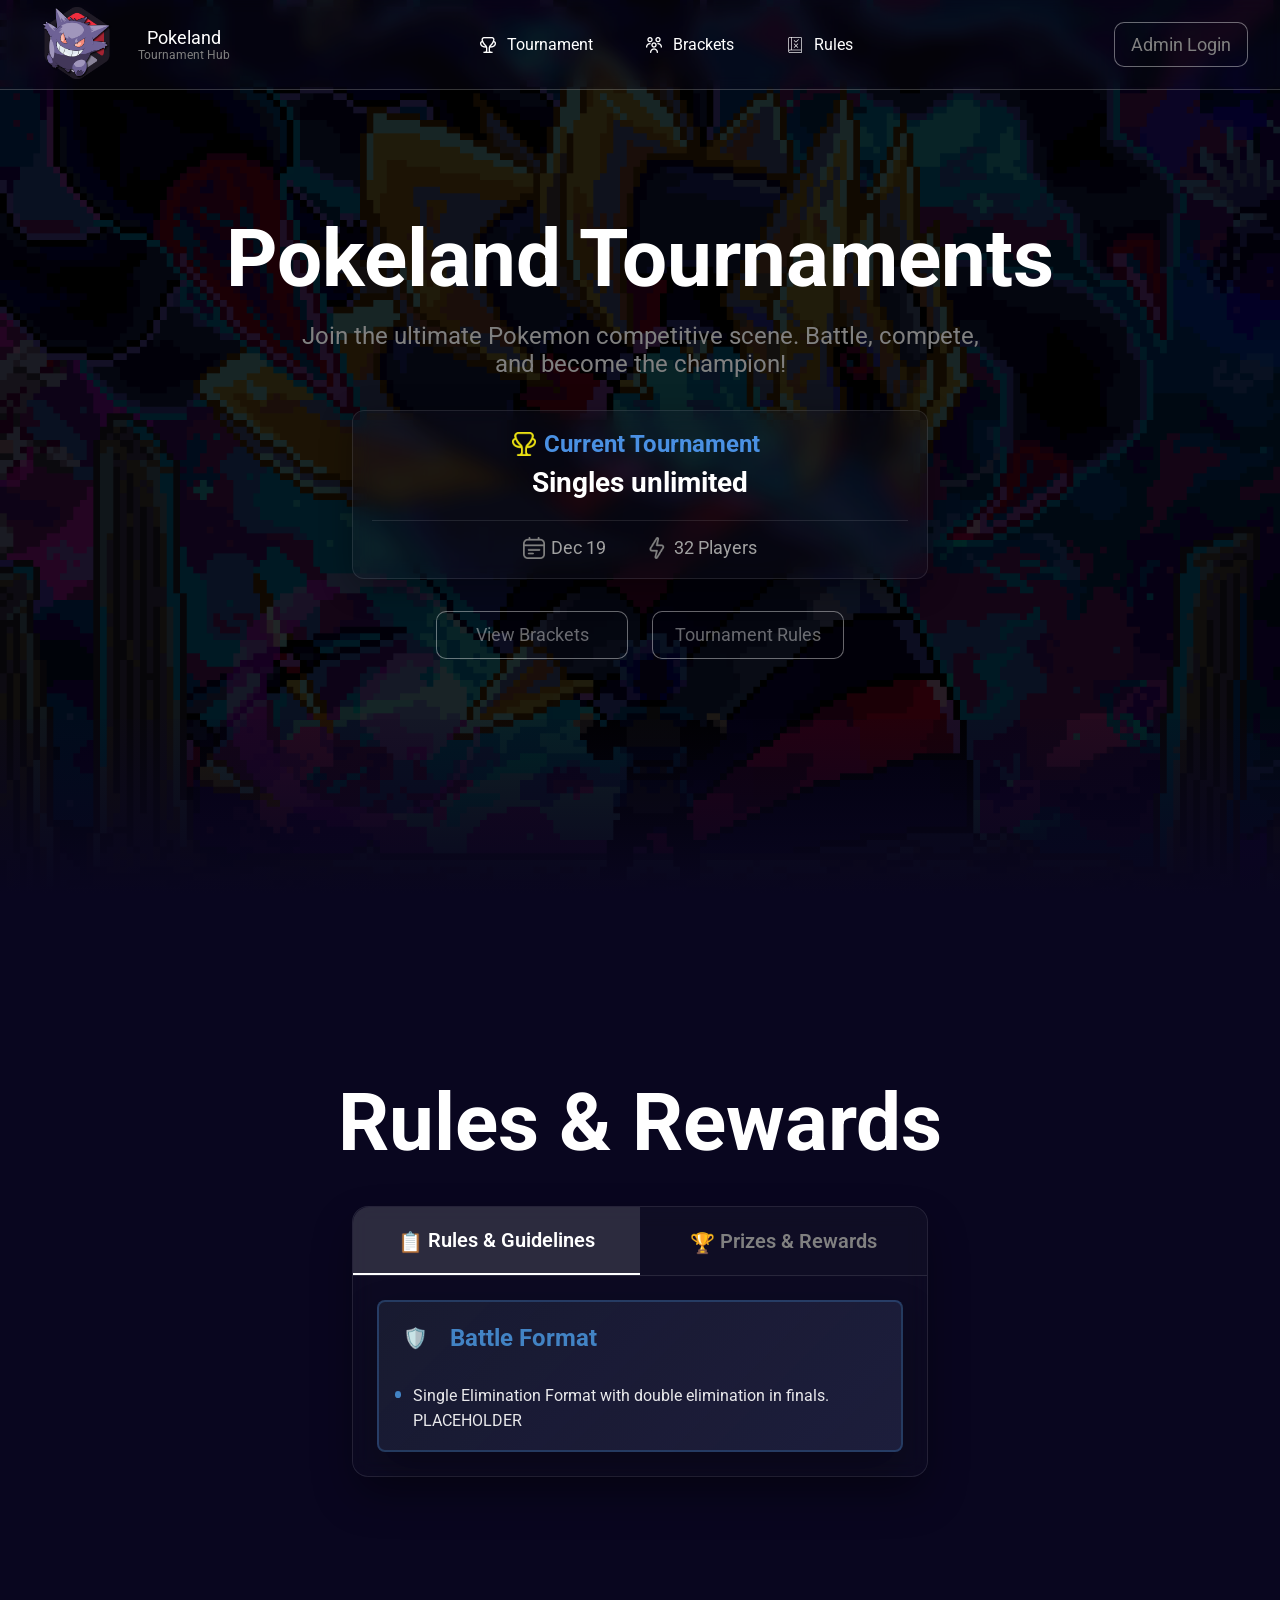
<file: Design/index.html>
<!DOCTYPE html>
<html lang="en">
<head>
    <meta charset="UTF-8">
    <meta name="viewport" content="width=device-width, initial-scale=1.0">
    <title>Pokeland Tourneys</title>
    <link rel="stylesheet" href="./index/assets/main.css?v=242">
    <link rel="stylesheet" href="./index/assets/nav.css?v=3">
    <link rel="stylesheet" href="./index/assets/style.css?v=24">
    <link rel="stylesheet" href="./index/assets/tournament.css?v=25">
    <link rel="stylesheet" href="./index/assets/footer.css">

    <link rel="preconnect" href="https://fonts.googleapis.com">
    <link rel="preconnect" href="https://fonts.gstatic.com" crossorigin>
    <link href="https://fonts.googleapis.com/css2?family=Roboto:ital,wght@0,100..900;1,100..900&display=swap" rel="stylesheet">

</head>
<body>
    <div class="particles" id="particles"></div>
    <header>
        <div class="header">
            <div class="title">
                <a href=""><img src="./index/icons/Logo.png" alt="logo" class="logo"></a>
                <div class="group">
                    <a href="#info" class="title-pokeland title">Pokeland</a>
                    <a href="#info" class="title-pokeland hub">Tournament Hub</a>
                </div>
            </div>
            <div class="nav">
                <a href="#info" class="tournament">Tournament</a>
                <a href="tournament/html/index.html" class="brackets">Brackets</a>
                <a href="#rules" class="rules">Rules</a>
            </div>
            <a class="button" href="./login/php/login.php">Admin Login</a>        
        </div>
    </header>
    <main>
        <section id="info" class="sec-info">
            <div class="container">
                <p class="mainTitle"><strong>Pokeland Tournaments</strong></p>
                <p class="slug">Join the ultimate Pokemon competitive scene. Battle, compete,<br> and become the champion!</p>
                <div class="card">
                    <div class="currentTournament">
                        <img src="index/icons/TrophyYellow.png" alt="" class="trophyYellow">
                        <p class="current">Current Tournament</p>
                    </div>
                    <p class="currentTitle">Singles unlimited</p>
                    <div class="dateContainer">
                        <p class="date"><img src="./index/icons/Date.png" alt="" class="img">Dec 19</p>
                        <p class="players"><img src="./index/icons/Bolt.png" alt="" class="img">32 Players</p>
                    </div>
                </div>
                <div class="buttonContainer">
                    <a class="viewBrackets links">View Brackets</a>
                    <a class="viewRules links">Tournament Rules</a>
                </div>
            </div>
        </section>
        <section id="rules" class="sec-rules" style="display: flex; align-items: center; flex-direction: column;">
            <p class="mainTitle" style="color: white; margin-bottom: 20px;"><strong>Rules & Rewards</strong></p>
            <div class="tournament-container">
                <div class="tournament-tabs">
                    <!-- replace with eventlistener -->
                    <button class="tournament-tab active left-tab" onclick="showTournamentTab('tournament-rules')">
                        <!-- add icon here-->
                        <span class="tournament-tab-icon ">📋</span>
                        Rules & Guidelines
                    </button>
                    <!-- replace with eventlistener -->
                    <button class="tournament-tab right-tab" onclick="showTournamentTab('tournament-prizes')">
                        <!-- add icon here-->
                        <span class="tournament-tab-icon">🏆</span>
                        Prizes & Rewards
                    </button>
                </div>
                
                <div class="tournament-content">
                    <div id="tournament-rules" class="tournament-tab-content active">
                        <div class="tournament-rules-grid">
                            <div class="tournament-rule-card">
                                <div class="tournament-rule-header">
                                    <!-- add icon here -->
                                    <div class="tournament-rule-icon">🛡️</div>
                                    <h3 class="tournament-rule-title">Battle Format</h3>
                                </div>
                                <div class="tournament-rule-item">
                                    <!-- Get rules from DB -->
                                    <div class="tournament-rule-bullet"></div>
                                    <span>Single Elimination Format with double elimination in finals. PLACEHOLDER</span>
                                </div>
                            </div>
                        </div>
                    </div>
                    
                    <div id="tournament-prizes" class="tournament-tab-content">
                        <div class="tournament-prizes-grid">
                            <div class="tournament-prize-card first">
                                <!-- add icons here -->
                                <div class="tournament-prize-icon">👑</div>
                                <h3 class="tournament-prize-place">1st Place</h3>
                                <div class="tournament-prize-package">Prize:</div>
                                <div class="tournament-prize-description"> 5 event keys + shiny swapper</div>
                            </div>
                            
                            <div class="tournament-prize-card second">
                                <!-- add icons here -->
                                <div class="tournament-prize-icon">🥈</div>
                                <h3 class="tournament-prize-place">2nd Place</h3>
                                <div class="tournament-prize-package">Prize:</div>
                                <div class="tournament-prize-description">3 event keys</div>
                            </div>
                            
                            <div class="tournament-prize-card third">
                                <!-- add icons here -->
                                <div class="tournament-prize-icon">🥉</div>
                                <h3 class="tournament-prize-place">3rd Place</h3>
                                <div class="tournament-prize-package">Prize:</div>
                                <div class="tournament-prize-description">2 event keys</div>
                            </div>
                        </div>
                        
                        <div class="tournament-total-prize">
                            <h3>Reward for participants</h3>
                            <div class="tournament-total-amount">1 event key</div>
                            <div class="tournament-total-subtitle"></div>
                        </div>
                    </div>
                </div>
            </div>
        </section>
    </main>
<footer>
    <div class="footer-content">
        <!-- Left Section: Brand -->
        <div class="footer-brand">
           <a href="https://pokeland.cz/" class="footer-icon"><img src="./index/icons/Logo.png" alt="Pokeland Logo" style="width: 60px; height: 60px;"></a>
            <div class="footer-brand-text">
                <a class="footer-brand-name" href="https://pokeland.cz/">Pokeland.cz</a>
                <a href="https://pokeland.cz/" class="footer-brand-subtitle">Pokemon Server</a>
            </div>
        </div>

        <div class="footer-social">
            <a href="https://discord.gg/Ma3r3yFB4J" class="social-link icon-discord"><img src="./index/icons/Discord.png" alt="Discord"></a>
            <a href="https://www.youtube.com/@PokelandCZ" class="social-link icon-youtube" ><img src="./index/icons/Youtube.png" alt="Youtube"></a>
            <a href="https://www.twitch.tv/captainvaniron" class="social-link icon-twitch" ><img src="./index/icons/Twitch.png" alt="Twitch"></a>
            <a href="https://www.instagram.com/pokeland.cz/" class="social-link icon-instagram" ><img src="./index/icons/Instagram.png" alt="Instagram"></a>
            <a href="https://github.com/Paklicecek" class="social-link icon-github" ><img src="./index/icons/Github.png" alt="Github"></a>
        </div>

        <div class="footer-links">
            <a href="#rules">Rules</a>
            <a href="https://store.rajce.pro/categories/Pokeland/klice">Store</a>
        </div>
    </div>
</footer>
    <script>
            function createParticles() {
            const particlesContainer = document.getElementById('particles');
            
            for (let i = 0; i < 30; i++) {
                setTimeout(() => {
                const particle = document.createElement('div');
                particle.classList.add('particle');
                particle.style.left = Math.random() * 100 + '%';
                particle.style.animationDelay = Math.random() * 10 + 's';
                particle.style.animationDuration = (Math.random() * 4 + 10) + 's';
                particlesContainer.appendChild(particle);
                }, 300); 
            }
        }
        // explain this code below 
        // Smooth scrolling for internal links
        // What does that mean?
        // It means that when you click on a link that points to a section within the same page (like #info or #rules),
        // the page will scroll smoothly to that section instead of jumping abruptly.
        // This enhances user experience by providing a visually appealing transition.
        // The code selects all anchor tags with href attributes that start with '#'
        // and adds a click event listener to each of them.
        document.querySelectorAll('a[href^="#"]').forEach(anchor => {
            anchor.addEventListener('click', function (e) {
                e.preventDefault();
                const target = document.querySelector(this.getAttribute('href'));
                if (target) {
                    target.scrollIntoView({
                        behavior: 'smooth',
                        block: 'start'
                    });
                }
            });
        });
        createParticles();
        function showTournamentTab(tabName) {
    // Hide all tab contents
    const tabContents = document.querySelectorAll('.tournament-tab-content');
    tabContents.forEach(content => {
        content.classList.remove('active');
    });
    
    // Remove active class from all tabs
    const tabs = document.querySelectorAll('.tournament-tab');
    tabs.forEach(tab => {
        tab.classList.remove('active');
    });
    
    // Show selected tab content
    document.getElementById(tabName).classList.add('active');
    
    // Add active class to clicked tab
    event.target.classList.add('active');
}
    </script>
</body>
</html>
</file>
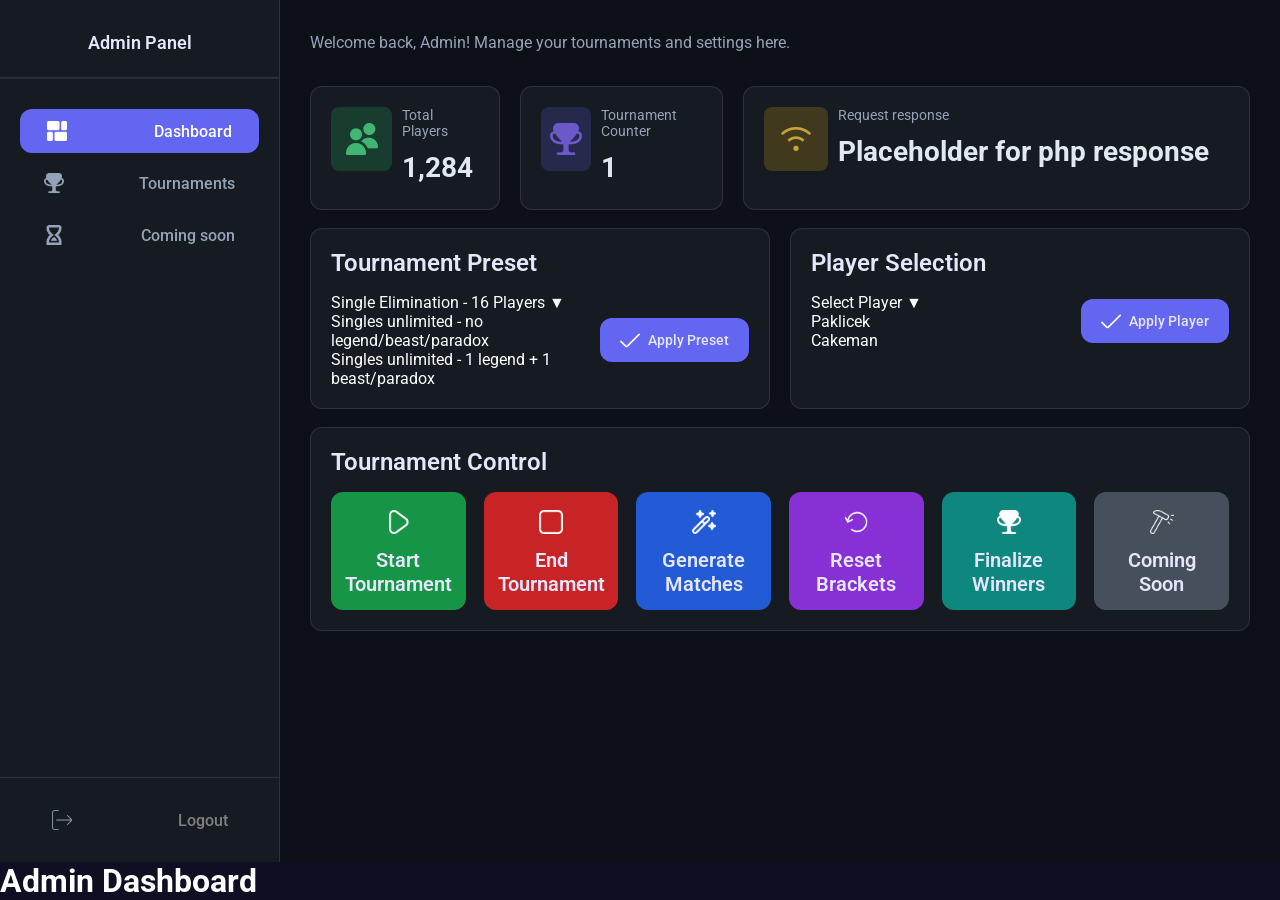
<file: Design/dashboard/php/dashboard.html>
<!DOCTYPE html>
<html lang="en">
<head>
    <meta charset="UTF-8">
    <meta name="viewport" content="width=device-width, initial-scale=1.0">
    <title>Modern Sidebar with Semantic HTML</title>
    <link rel="stylesheet" href="../assets/css/dashboard.css">
    <script src="../js/script.js" defer></script>
    <link rel="stylesheet" href="../assets/css/Controls.css">

    <link rel="preconnect" href="https://fonts.googleapis.com">
    <link rel="preconnect" href="https://fonts.gstatic.com" crossorigin>
    <link href="https://fonts.googleapis.com/css2?family=Roboto:ital,wght@0,100..900;1,100..900&display=swap" rel="stylesheet">
</head>
<body>
    <aside class="sidebar">
        <div class="logo">
            <div class="logo-text">Admin Panel</div>
        </div>

        <nav>
            <ul class="nav-menu">
                <li class="nav-item">
                    <a href="#" class="nav-link active">
                        <img src="../assets/icons/grid.png" class="dashboard-icon nav-icon">
                        <span class="nav-icon"></span>
                        Dashboard
                    </a>
                </li>
                <li class="nav-item">
                    <a href="#" class="nav-link">
                        <img src="../assets/icons/trophygray.png" class="tournaments-icon nav-icon">
                        <span class="nav-icon"></span>
                        Tournaments
                    </a>
                </li>
                <li class="nav-item">
                    <a href="#" class="nav-link">
                        <img src="../assets/icons/clock.png" class="clock-icon nav-icon">
                        <span class="nav-icon"></span>
                        Coming soon
                    </a>
                </li>
            </ul>
        </nav>
        <div class="logout">
            <a href="#" class="nav-link">
                <img src="../assets/icons/logout.png" alt="" class="nav-icon">
                <span class="nav-icon"></span>
                Logout
            </a>
        </div>
    </aside>

    <header>
        <h1 class="header-title">Admin Dashboard</h1>
    </header>

    <main>

        <div class="dashboard-content">
            <p class="welcome-text">
                Welcome back, Admin! Manage your tournaments and settings here.
            </p>
            
            <div class="stats-grid">
                <div class="stat-card">
                    <div class="people-logo">
                        <img src="../assets/icons/people.png" class="people-icon">
                    </div>
                    <div class="player-container">
                        <div class="stat-label">Total Players</div>
                        <div class="stat-number">1,284</div>
                    </div>
                </div>
                <div class="stat-card trophy-card">
                    <div class="trophy-logo">
                        <img src="../assets/icons/trophy.png" class="trophy-icon">
                    </div>
                    <div class="counter-container">
                        <div class="stat-label">Tournament Counter</div>
                        <div class="stat-number">1</div>
                    </div>
                </div>
                <div class="stat-card">
                    <div class="wifi-logo">
                        <img src="../assets/icons/wifi.png" class="wifi-icon">
                    </div>
                    <div class="response-container">
                        <div class="stat-label">Request response</div>
                        <div class="stat-number">Placeholder for php response</div>
                    </div>
                </div>
            </div>
        </div>

        <div class="preset-section">
            <div class="preset-grid">
                <!-- Tournament Preset Selector -->
                <div class="preset-card">
                    <h2 class="card-title">Tournament Preset</h2>
                    <div class="preset-controls">
                        <div class="custom-select">
                            <div class="select-btn" id="presetSelector">
                                <span id="selectedPreset">Single Elimination - 16 Players</span>
                                <span class="dropdown-arrow">▼</span>
                            </div>
                            <div class="dropdown-menu" id="presetDropdown">
                                <div class="dropdown-option selected" data-value="single-16">
                                    <span>Singles unlimited - no legend/beast/paradox</span>
                                </div>
                                <div class="dropdown-option" data-value="single-32">
                                    <span>Singles unlimited - 1 legend + 1 beast/paradox</span>
                                </div>
                            </div>
                        </div>
                        <button class="preset-confirm-btn" id="presetConfirmBtn">
                            <img src="../assets/icons/check.png" alt="" class="preset-img"> Apply Preset
                        </button>
                    </div>
                </div>

                <!-- Player Selector -->
                <div class="preset-card">
                    <h2 class="card-title">Player Selection</h2>
                    <div class="preset-controls">
                        <div class="custom-select">
                            <div class="select-btn" id="playerSelector">
                                <span id="selectedPlayer">Select Player</span>
                                <span class="dropdown-arrow">▼</span>
                            </div>
                            <div class="dropdown-menu" id="playerDropdown">
                                <div class="dropdown-option" data-value="player1">
                                    <span>Paklicek</span>
                                </div>
                                <div class="dropdown-option" data-value="player2">
                                    <span>Cakeman</span>
                                </div>
                            </div>
                        </div>
                        <button class="preset-confirm-btn" id="playerConfirmBtn">
                            <img src="../assets/icons/check.png" alt="" class="preset-img"> Apply Player
                        </button>
                    </div>
                </div>
            </div>
        </div>

        <div class="control-section">
            <div class="control-card">
                <h2 class="card-title control-title">Tournament Control</h2>
                <div class="control-grid">
                    <button class="control-btn start">
                        <div class="control-icon"><img src="../assets/icons/start.png" alt="" class="control-logo"></div>
                        <div class="control-text">Start<br>Tournament</div>
                    </button>
                    <button class="control-btn end">
                        <div class="control-icon"><img src="../assets/icons/end.png" alt="" class="control-logo"></div>
                        <div class="control-text">End<br>Tournament</div>
                    </button>
                    <button class="control-btn matches">
                        <div class="control-icon"><img src="../assets/icons/generate.png" alt="" class="control-logo"></div>
                        <div class="control-text">Generate<br>Matches</div>
                    </button>
                    <button class="control-btn reset">
                        <div class="control-icon"><img src="../assets/icons/restart.png" alt="" class="control-logo"></div>
                        <div class="control-text">Reset<br>Brackets</div>
                    </button>
                    <button class="control-btn finish">
                        <div class="control-icon"><img src="../assets/icons/trophy.png" alt="" class="control-logo"></div>
                        <div class="control-text">Finalize<br>Winners</div>
                    </button>
                    <button class="control-btn soon">
                        <div class="control-icon"><img src="../assets/icons/soon.png" alt="" class="control-logo"></div>
                        <div class="control-text">Coming<br>Soon</div>
                    </button>
                </div>
            </div>
        </div>
    </main>
</body>
</html>
</file>
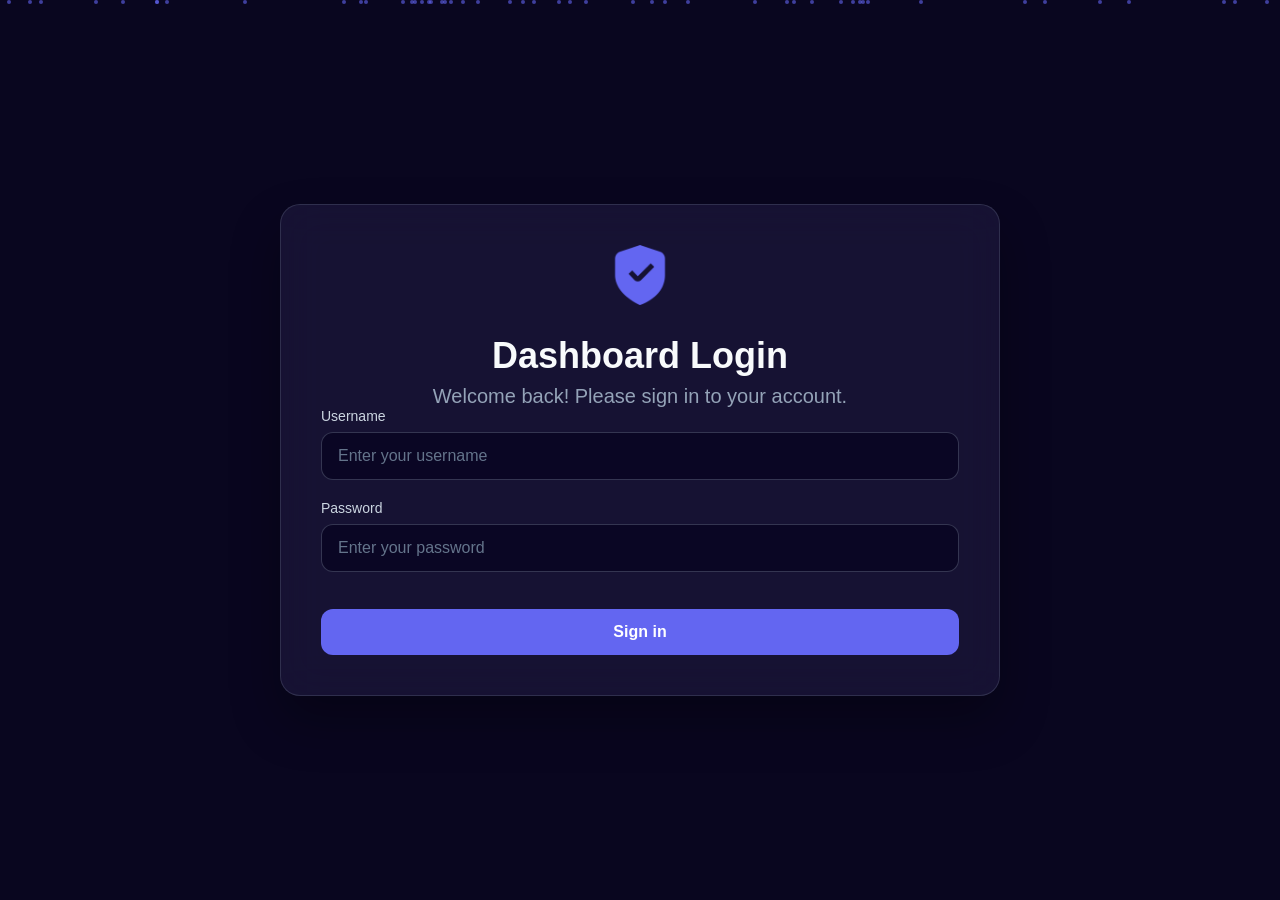
<file: Design/login/php/login.html>
<!DOCTYPE html>
<html lang="en">
<head>
    <meta charset="UTF-8">
    <meta name="viewport" content="width=device-width, initial-scale=1.0">
    <title>Admin Panel Login</title>
    <link rel="stylesheet" href="../assets/css/login.css">
</head>
<body>
    <div class="particles" id="particles"></div>

    <div class="login-container">
        <div class="logo-container">
            <img src="../assets/icons/shield.png" class="logo">
        </div>
        
        <h1>Dashboard Login</h1>
        <p class="subtitle">Welcome back! Please sign in to your account.</p>
        
        <form action="login.php" method="POST">
            <div class="form-group">
                <label for="user">Username</label>
                <input type="text" id="user" name="username" placeholder="Enter your username" required>
            </div>
            
            <div class="form-group">
                <label for="password">Password</label>
                <input type="password" id="password" name="password" placeholder="Enter your password" required>
            </div>
            
            <button type="submit" class="login-btn">Sign in</button>
        </form>
    </div>

    <script>
        // Create floating particles
        function createParticles() {
            const particlesContainer = document.getElementById('particles');
            
            for (let i = 0; i < 50; i++) {
                const particle = document.createElement('div');
                particle.classList.add('particle');
                particle.style.left = Math.random() * 100 + '%';
                particle.style.animationDelay = Math.random() * 6 + 's';
                particle.style.animationDuration = (Math.random() * 4 + 4) + 's';
                particlesContainer.appendChild(particle);
            }
        }


        // Button click animation - FIXED VERSION
        function addButtonAnimation() {
            const button = document.querySelector('.login-btn');
            
            button.addEventListener('click', function(e) {
                // Don't prevent default - let the form submit naturally
                
                // Create ripple effect
                const ripple = document.createElement('span');
                const rect = this.getBoundingClientRect();
                const size = Math.max(rect.width, rect.height);
                const x = e.clientX - rect.left - size / 2;
                const y = e.clientY - rect.top - size / 2;
                
                ripple.style.cssText = `
                    position: absolute;
                    border-radius: 50%;
                    background: rgba(255, 255, 255, 0.3);
                    transform: scale(0);
                    animation: ripple 0.6s linear;
                    width: ${size}px;
                    height: ${size}px;
                    left: ${x}px;
                    top: ${y}px;
                `;
                
                this.appendChild(ripple);
                
                setTimeout(() => {
                    ripple.remove();
                }, 600);
            });
        }

        // Add ripple animation keyframes
        const style = document.createElement('style');
        style.textContent = `
            @keyframes ripple {
                to {
                    transform: scale(2);
                    opacity: 0;
                }
            }
        `;
        document.head.appendChild(style);

        // Initialize animations
        document.addEventListener('DOMContentLoaded', function() {
            createParticles();
            addButtonAnimation();
        });
    </script>
</body>
</html>
</file>
<file: Design/index/assets/main.css>
.container{
    height: 75vh;
    display: flex;
    flex-direction: column;
    align-items: center;
    justify-content: center;
    color: white;
}
.mainTitle{
    font-size: 5rem;
    padding: 1rem;
}
.slug{
    text-align: center;
    font-size: 1.5rem;
    color: gray;
}
.card{
    width: 45%;
    height: auto;
    background-color: rgba(30, 30, 50, 0.209);
    backdrop-filter: blur(10px);
    -webkit-backdrop-filter: blur(10px);
    border: 1px solid rgba(255, 255, 255, 0.1);
    border-radius: 12px;
    padding: 1.2rem;
    display: flex;
    flex-direction: column;
    align-items: center;
    justify-content: center;
    box-shadow: 0 8px 32px rgba(0, 0, 0, 0.3);
    margin: 2rem 0;
    z-index: 1;
}


.currentTitle{
    font-size: 1.75rem;
    font-weight: bold;
    color: white;
    text-align: center;
    margin-bottom: 1.3rem;
    white-space: nowrap;
    overflow: hidden;
    text-overflow: ellipsis;
    max-width: 100%;
}

.dateContainer{
    display: flex;
    flex-direction: row;
    gap: 2rem;
    padding: 1rem 0 0 0;
    color: rgb(161, 161, 161);
    border-top: 1px solid rgba(255, 255, 255, 0.1); 
    width: 100%;
    justify-content: center;
}

.dateContainer p {
    display: flex;
    align-items: center;
    gap: 6px;
    font-size: 18px;
}
.buttonContainer{
    display: flex;
    gap: 1.5rem;
    height: 3rem;

}
.viewBrackets, .viewRules {
    width: 12rem;
    height: 100%;
    border-radius: 12px;
    border: none;
    background-color: transparent;
    color: rgba(255, 255, 255, 0.4);
    font-size: 18px;
    border: 0;
    border-radius: 10px;
    box-shadow: inset 0 0 0 1px rgba(255, 255, 255, 0.4);
    transition: all 0.3s cubic-bezier(0.4, 0, 0.2, 1);
    position: relative;
    cursor: pointer;
    overflow: hidden;
}

.viewBrackets:hover, .viewRules:hover {
    box-shadow: inset 0 0 0 1px rgba(255, 255, 255, 1);
    color: white;
    transform: translateY(-1px);
    background-color: rgba(255, 255, 255, 0.1);
}

.viewBrackets::before, .viewRules::before {
    content: "";
    position: absolute;
    top: 0;
    left: -100%;
    width: 100%;
    height: 100%;
    background: linear-gradient(90deg, transparent, rgba(255, 255, 255, 0.2), transparent);
    transition: left 0.3s ease;
    z-index: 1;
}

.viewBrackets:hover::before, .viewRules:hover::before {
    left: 100%;
}
</file>
<file: Design/index/assets/nav.css>
.header{
    height: 100%;
    display: flex;
    justify-content: space-between;
    align-items: center;
    padding: 2rem;
    background-color: rgba(10, 7, 32, 0.2);
    z-index: 10000;
}
.title,.nav{
    display: flex;
    gap: 1rem;
}
.group{
    display: flex;
    flex-direction: column;
    align-items: center;
    justify-content: center;
}
.title{
    font-size: 18px;
}
.title:hover .title-pokeland.hub {
    color: white;
}
.hub{
    color: gray;
    font-size: 12px;
    transition: 0.5s ease-in-out;
}
.hub:hover{
    color: white;
}
.rules {
    background-image: url("../icons/Rule.png");
}
.brackets{
    background-image: url("../icons/Brackets.png");
}
.tournament{
    background-image: url("../icons/Trophy.png");
}
.breakdown{
    background-image: url("../icons/Calendar.png?v=1");
}
.rules, .brackets, .tournament, .breakdown {
    position: relative;
    padding: 0.8rem 1.5rem;
    border-radius: 8px;
    transition: all 0.3s cubic-bezier(0.4, 0, 0.2, 1);
    overflow: hidden;
    filter: brightness(0) invert(1);
    padding-left: 2.5em; 
    background-repeat: no-repeat;
    background-position: 0.8em center; 
    background-size: 1em;
}
.rules::before, .brackets::before, .tournament::before, .breakdown::before {
    content: "";
    position: absolute;
    top: 0;
    left: -100%;
    width: 100%;
    height: 100%;
    background: linear-gradient(90deg, transparent, rgba(255, 255, 255, 0.2), transparent);
    transition: left 0.3s ease;
    z-index: 1;
}
.rules:hover::before, .brackets:hover::before, .tournament:hover::before, .breakdown:hover::before {
    left: 100%;
    cursor: pointer;
}
.rules::after, .brackets::after, .tournament::after, .breakdown:after {
    content: "";
    position: absolute;
    bottom: 0;
    left: 50%;
    width: 0;
    height: 2px;
    background-color: white;
    transition: all 0.3s ease;
    transform: translateX(-50%);
}
.rules:hover::after, .brackets:hover::after, .tournament:hover::after, .breakdown:hover:after {
    width: 100%;
}
.rules:hover, .brackets:hover, .tournament:hover, .breakdown:hover {
    transform: translateY(-1px);
    background-color: rgba(255, 255, 255, 0.1);
    box-shadow: 0 8px 25px rgba(0, 0, 0, 0.3);
}

.button {
    font-size: 18px;
    min-width: 120px;
    position: relative;
    cursor: pointer;
    padding: 12px 17px;
    border: 0;
    border-radius: 10px;
    box-shadow: inset 0 0 0 1px rgba(255, 255, 255, 0.4);
    background: none;
    color: gray;
    transition: all 0.3s cubic-bezier(0.4, 0, 0.2, 1);
    overflow: hidden;
    display: flex;
    align-items: center;
    justify-content: center;
}
.button::before {
    content: "";
    position: absolute;
    top: 0;
    left: -100%;
    width: 100%;
    height: 100%;
    background: linear-gradient(90deg, transparent, rgba(255, 255, 255, 0.2), transparent);
    transition: left 0.3s ease;
    z-index: 1;
}

.button:hover::before {
    left: 100%;
}
.button:hover {
    transform: translateY(-1px);
    background-color: rgba(255, 255, 255, 0.1);
    box-shadow: 
        inset 0 0 0 1px rgba(255, 255, 255, 0.8),
        0 8px 25px rgba(0, 0, 0, 0.3);
    color: white; 
    cursor: pointer;
}
</file>
<file: Design/index/assets/style.css>
* {
    padding: 0;
    margin: 0;
    box-sizing: border-box;
    font-family: "Roboto", sans-serif;
}

header {
    height: 10vh;
    background-color: rgba(23, 23, 46, 0.1);
    backdrop-filter: blur(8px);
    -webkit-backdrop-filter: blur(8px);
    position: sticky;
    top: 0;
    z-index: 10000;
    border-bottom: 1px solid rgba(255, 255, 255, 0.2);
}

a {
    text-decoration: none;
    color: white;
}

img {
    height: 5em;
    padding: 0.5em;
}

body {
    position: relative;
    max-height: 220vh;
    z-index: -2; 
    width: 100%;
    background-color: rgb(9, 6, 31);
}

.img {
    height: 1.2em;
    width: 1.2em;
    padding: 0;
    object-fit: contain;
}

.trophyYellow {
    height: 1.5em;
    width: 1.5em;
    padding: 0;
    object-fit: contain;
}

.currentTournament {
    display: flex;
    align-items: center;
    justify-content: center;
    gap: 0.5rem;
    margin-bottom: 0.5rem;
    margin-right: 0.5rem;
}

.current {
    font-size: 24px;
    color: rgb(74, 144, 226);
    font-weight: bold;
}

.players img {
    margin-left: 0.5rem;
}

main {
    height: 220vh;
    width: 100%;
}
.particles {
    position: fixed;
    top: 0;
    left: 0;
    width: 100%;
    height: 100%;
    pointer-events: none;
}

.particle {
    position: absolute;
    width: 4px;
    height: 4px;
    background: rgba(99,102,241, 0.6);
    border-radius: 50%;
    animation: floatUp 6s infinite linear;
    z-index: 0;
}

@keyframes floatUp {
    0% {
        transform: translateY(calc(100vh + 20px));
        opacity: 0;
    }
    10% {
        opacity: 1;
    }
    90% {
        opacity: 1;
    }
    100% {
        transform: translateY(-20px);
        opacity: 0;
    }
}
.sec-info {
  margin-bottom: 10rem;
  height: 90vh;
  width: 100%;
  position: relative;
  overflow: visible;  
  z-index: 10;        
}

.sec-info::before {
  content: "";
  position: absolute;  
  inset: 0;
  top: -10vh;
  background-image: url('../gif/Girattina.gif');
  background-repeat: no-repeat;
  background-position: center;
  background-size: cover;
  z-index: -1;            
  transition: transform .5s ease, filter .4s ease;
  filter: brightness(0.15);     
  transform-origin: center;
}

.sec-info::after {
  content: "";
  position: absolute;
  left: 0;
  right: 0;
  bottom: -9.84vh;
  height: 30vh;
  pointer-events: none;
  z-index: -1;
  background: linear-gradient(
    to top,
    rgba(9, 6, 31, 1)  0%,
    rgb(9, 6, 31, 1) 35%,
    rgba(9, 6, 31, 0.3) 85%,
    rgba(9, 6, 31, 0.1)  100%
  );
  transition: opacity .35s ease;
  opacity: 1;
}

.sec-rules {
  height: 60vh;
  position: relative;
  z-index: 5;
}


section {
    scroll-margin-top: 10vh; 
}
.links{
    display: flex;
    justify-content: center;
    align-items: center;
}
</file>
<file: Design/index/assets/tournament.css>
.tournament-container {
    width: 45%;
    margin: 0;
    border-radius: 20px;
    box-shadow: 0 20px 40px rgba(0, 0, 0, 0.3);
    background-color: rgba(30, 30, 50, 0.209);
    backdrop-filter: blur(10px);
    -webkit-backdrop-filter: blur(10px);
    border: 1px solid rgba(255, 255, 255, 0.1);
    border-radius: 16px;

}

.tournament-tabs {
    display: flex;
    background-color: rgba(30, 30, 50, 0.209);
    border-bottom: 1px solid rgba(255, 255, 255, 0.1);
    border-radius: 16px 16px 0px 0px;
}

.tournament-tab {
    flex: 1;
    padding: 1.3rem;
    text-align: center;
    background: transparent;
    border: none;
    color: gray;
    font-size: 20px;
    font-weight: 600;
    cursor: pointer;
    transition: all 0.3s ease;
    display: flex;
    align-items: center;
    justify-content: center;
    gap: 10px;
}
.left-tab{
    border-radius: 16px 0px 0px 0px;

}
.right-tab{
    border-radius: 0px 16px 0px 0px;

}
.tournament-tab:hover {
    background: rgba(255, 255, 255, 0.05);
    color: white;
}

.tournament-tab.active {
    color: white;
    background: rgba(208, 207, 216, 0.15);
    border-bottom: 2px solid white;
}
.tournament-tab-icon {
    width: 1em;
    height: 1em;
    object-fit: contain;
    padding: 0;
}
.special-icon{
    filter: brightness(0) invert(1);
}
.tournament-content {
    padding: 1.5rem;
}

.tournament-tab-content {
    display: none;
    animation: tournamentFadeIn 0.3s ease-in-out;
}

.tournament-tab-content.active {
    display: block;
}

@keyframes tournamentFadeIn {
    from { opacity: 0; transform: translateY(10px); }
    to { opacity: 1; transform: translateY(0); }
}

.tournament-rules-grid {
    display: grid;
    grid-template-columns: 1fr;
    min-width: 500px;
    margin: 0 auto;
}

.tournament-rule-card {
    background: linear-gradient(135deg, rgba(53, 64, 84, 0.3) 0%, rgba(45, 49, 85, 0.5) 100%);
    box-shadow: 0 20px 40px rgba(0, 0, 0, 0.3);
    border: #4283c450 2px solid;
    border-radius: 0.5rem;
    padding: 1rem;
    position: relative;
    overflow: hidden;
}



.tournament-rule-header {
    display: flex;
    align-items: center;
    gap: 15px;
    margin-bottom: 25px;
}
.tournament-rule-icon {
    width: 40px;
    height: 40px;
    border-radius: 50%;
    display: flex;
    align-items: center;
    justify-content: center;
    font-size: 20px;
}

.tournament-rule-title {
    font-size: 24px;
    font-weight: 700;
    color: #4283c4;
}

.tournament-rule-item {
    display: flex;
    align-items: flex-start;
    gap: 12px;
    font-size: 16px;
    line-height: 1.6;
    color: rgba(255, 255, 255, 0.9);
}

.tournament-rule-bullet {
    width: 7px;
    height: 7px;
    background: #4283c4;
    border-radius: 50%;
    margin-top: 8px;
}

.tournament-prizes-grid {
    display: grid;
    grid-template-columns: repeat(3, 1fr);
    gap: 25px;
    margin-bottom: 40px;
}

.tournament-prize-card {
    background: linear-gradient(135deg, rgba(20, 45, 56, 0.3) 0%, rgba(8, 16, 90, 0.5) 100%);
    border-radius: 20px;
    padding: 35px 25px;
    text-align: center;
    border: 2px solid transparent;
    transition: all 0.3s ease;
    position: relative;
    overflow: hidden;
}

.tournament-prize-card::before {
    content: "";
    position: absolute;
    top: 0;
    left: 0;
    right: 0;
    bottom: 0;
    background: linear-gradient(135deg, transparent, rgba(255, 255, 255, 0.05));
    opacity: 0;
    transition: opacity 0.3s ease;
}

.tournament-prize-card:hover::before {
    opacity: 1;
}

.tournament-prize-card.first {
    border-color: #FFD700;
    background: linear-gradient(135deg, rgba(255, 215, 0, 0.1) 0%, rgba(30, 40, 60, 0.4) 100%);
}

.tournament-prize-card.second {
    border-color: #C0C0C0;
    background: linear-gradient(135deg, rgba(192, 192, 192, 0.1) 0%, rgba(30, 40, 60, 0.4) 100%);
}

.tournament-prize-card.third {
    border-color: #CD7F32;
    background: linear-gradient(135deg, rgba(205, 127, 50, 0.1) 0%, rgba(30, 40, 60, 0.4) 100%);
}

.tournament-prize-card:hover {
    transform: translateY(-5px);
    box-shadow: 0 15px 30px rgba(0, 0, 0, 0.2);
}
.tournament-prize-icon {
    width: 60px;
    height: 60px;
    margin: 0 auto 20px;
    display: flex;
    align-items: center;
    justify-content: center;
    border-radius: 50%;
    font-size: 30px;
}
.first .tournament-prize-icon {
    border: 2px solid #FFD700;
}

.second .tournament-prize-icon {
    border: 2px solid #C0C0C0;
}

.third .tournament-prize-icon {
    border: 2px solid #CD7F32;
}

.tournament-prize-place {
    font-size: 24px;
    font-weight: 700;
    margin-bottom: 15px;
    color: #4283C4;
}

.tournament-prize-package {
    color: #ffffff;
    padding: 8px 16px;
    border-radius: 20px;
    font-size: 16px;
    font-weight: 600;
    display: inline-block;
}

.tournament-prize-description {
    font-size: 18px;
    font-weight: 600;
    color: white;
}

.tournament-total-prize {
    background: linear-gradient(135deg, rgba(79, 195, 247, 0.2) 0%, rgba(30, 40, 60, 0.4) 100%);
    border-radius: 20px;
    padding: 40px;
    text-align: center;
    border: 2px solid #4FC3F7;
    margin-top: 30px;
    transition: 0.3s ease;
}

.tournament-total-prize h3 {
    font-size: 38px;
    color: #4283C4;
    margin-bottom: 15px;
    font-weight: 700;
}
.tournament-total-prize:hover{
    transform: translateY(-5px);
    box-shadow: 0 15px 30px rgba(0, 0, 0, 0.2);
}
.tournament-total-amount {
    font-size: 40px;
    font-weight: 600;
    color: white;
}
</file>
<file: Design/index/assets/footer.css>
footer {
    background-color: #09061F;
    backdrop-filter: blur(8px);
    -webkit-backdrop-filter: blur(8px);
    border-top: 1px solid rgba(255, 255, 255, 0.3);
    padding-top: 2rem;
    padding-bottom: 2rem;
    position: relative;
    width: 100%;
}
.footer-content {
    max-width: 1200px;
    margin: auto;
    display: flex;
    justify-content: space-between;
    align-items: center;
}

.footer-brand {
    display: flex;
    align-items: center;
    gap: 0.75rem;
}

.footer-logo {
    width: 32px;
    height: 32px;
    background: linear-gradient(135deg, #4283c4 0%, #6366f1 100%);
    border-radius: 8px;
    display: flex;
    align-items: center;
    justify-content: center;
    font-size: 16px;
    font-weight: bold;
    color: white;
    flex-shrink: 0;
}

.footer-brand-text {
    display: flex;
    flex-direction: column;
    transition: 0.5s ease-in-out;
    cursor: pointer;
}
.footer-brand-text:hover .footer-brand-subtitle {
    color: white;
}
.footer-icon{
    display: flex;
    align-items: center;
    justify-content: center;
    border-radius: 100px;
    transition: 0.5s ease-in-out;
}
.footer-brand:hover .footer-brand-subtitle {
    color: white;
}
.footer-brand-name {
    color: #ffffff;
    font-size: 16px;
    font-weight: 600;
    line-height: 1.2;
}
.footer-brand-subtitle {
    color: #80848e;
    font-size: 12px;
    line-height: 1.2;
    transition: 0.5s ease-in-out;

}
.footer-social {
    display: flex;
    gap: 1rem;
    align-items: center;
}


.footer-social .social-link {
    width: 50px;
    height: 50px;
    background-color: transparent;
    border: none;
    display: flex;
    align-items: center;
    justify-content: center;
    color: #80848e;
    text-decoration: none;
    transition: all 0.5s cubic-bezier(0.4, 0, 0.2, 1);
    position: relative;
    overflow: hidden;
    cursor: pointer;
    border-radius: 100px;
    filter: brightness(0) invert(0.6);    
}
.footer-social .social-link img {
    width: 100%;
    height: 100%;
    object-fit: contain;
}
.footer-social .social-link::before {
    content: "";
    position: absolute;
    top: 0;
    left: -100%;
    width: 100%;
    height: 100%;
    background: linear-gradient(90deg, transparent, rgba(255, 255, 255, 0.1), transparent);
    transition: left 0.3s ease;
    z-index: 1;
}

.footer-social .social-link:hover::before {
    left: 100%;
}

.footer-social .social-link:hover {
    background-color: rgba(43, 45, 49, 0.247);
    filter: brightness(0) invert(1);
}

.footer-links {
    display: flex;
    gap: 2rem;
    align-items: center;
}

.footer-links a {
    color: #80848e;
    text-decoration: none;
    font-weight: 500;
    transition: all 0.2s ease;
    position: relative;
    font-size: 20px;
    
}

.footer-links a:hover {
    color: #ffffff;
}
</file>
<file: Design/dashboard/assets/css/dashboard.css>
* {
    margin: 0;
    padding: 0;
    box-sizing: border-box;
    font-family: "Roboto", sans-serif;
    -webkit-user-select: none;
    user-select: none;
}
:root{
    --primary-color: #6366F1; 
    --secondary-color: #161B22;
    --background-dark: #0D1117;
    --text-light: #E5E5FC;
}
body {
    background: #0f0f23;
    color: white;
    display: grid;
    grid-template-areas: 
        "sidebar main"
        "sidebar main";
    grid-template-columns: 280px 1fr;
    grid-template-rows: 70px 1fr;
    min-height: 100vh;
    overflow: hidden;
}

.sidebar {
    grid-area: sidebar;
    background: var(--secondary-color);
    display: flex;
    flex-direction: column;
    border-right: 1px solid rgba(255, 255, 255, 0.1);
}
nav{
    padding: 20px;
}


main {
    grid-area: main;
    padding: 30px 30px 30px 30px;
    background: var(--background-dark);
    overflow-y: auto;
}
.logo {
    margin-bottom: 10px;
    border-bottom: 1px #252B32 solid;
    width: 100%;

}
.logo-text {
    font-size: 18px;
    font-weight: 600;
    color: var(--text-light);
    text-align: center;
    padding: 2rem 0rem 1.5rem 0rem;
    border-bottom: 1px solid rgba(255, 255, 255, 0.1);
    width: 100%;
}

.nav-menu {

    list-style: none;
    flex: 1;
}

.nav-item {
    margin-bottom: 8px;
}

.nav-link {
    display: flex;
    align-items: center;
    justify-content: space-around;
    gap: 12px;
    padding: 12px 16px;
    color: rgb(148, 163, 184);
    text-decoration: none;
    border-radius: 12px;
    transition: all 0.3s cubic-bezier(0.4, 0, 0.2, 1);
    font-weight: 500;
    position: relative;
    overflow: hidden;
}

.nav-link:hover {
    color: var(--text-light);
    background: rgba(255, 255, 255, 0.05);
    transform: translateX(4px);
}

.nav-link:hover::before {
    opacity: 1;
}

.nav-link.active {
    background: var(--primary-color);
    color: white;
}
.nav-link.active img {

    filter: brightness(0) invert(1);
}
.nav-link.active::before {
    opacity: 0;
}

.nav-icon {
    width: 20px;
    height: 20px;
    display: flex;
    align-items: center;
    justify-content: center;
    font-size: 16px;
}

.logout {
    margin-top: auto;
    padding: 20px;
    border-top: 1px solid rgba(255, 255, 255, 0.1);
}
.nav-link{
    z-index: 10000;
}
.logout .nav-link {
    color: gray;
}

.logout .nav-link:hover {
    background: rgba(248, 113, 113, 0.1);
    color: #e05757;
}
.logout .nav-link:hover img{
    filter: invert(85%) sepia(45%) saturate(450%) hue-rotate(315deg) brightness(105%) contrast(95%);
}

.dashboard-content {
    color: #94a3b8;
}

.welcome-text {
    font-size: 16px;
    margin-bottom: 30px;
    line-height: 1.6;
}

.stats-grid {
    display: grid;
    grid-template-columns: 0.75fr 0.80fr 2fr;
    gap: 20px;
    margin-bottom: 18px;
}

.stat-card {
    background: var(--secondary-color);
    border: 1px solid rgba(255, 255, 255, 0.1);
    border-radius: 12px;
    padding: 20px;
    transition: transform 0.3s ease;
    display: flex;
    flex-direction: row;
    gap: 10px;
}

.stat-card:hover {
    transform: translateY(-2px);
}

.stat-number {
    font-size: 28px;
    font-weight: 700;
    color: #e2e8f0;
    margin-bottom: 5px;
}

.stat-label {
    color: #94a3b8;
    font-size: 14px;
}

.preset-section {
    margin-bottom: 18px;
}

.preset-grid {
    display: grid;
    grid-template-columns: 1fr 1fr;
    gap: 20px;
}

.preset-card {
    background: var(--secondary-color);
    border: 1px solid rgba(255, 255, 255, 0.1);
    border-radius: 12px;
    padding: 20px;
    transition: transform 0.3s ease;
}

.preset-card:hover {
    transform: translateY(-2px);
}

.card-title {
    font-size: 24px;
    font-weight: 600;
    color: var(--text-light);
    margin-bottom: 16px;
    margin-right: 10px;
}

.preset-controls {
    display: flex;
    align-items: center;
    gap: 16px;
    flex-wrap: wrap;
}

.custom-select {
    position: relative;
    display: inline-block;
    min-width: 250px;
    flex: 1;
}






.preset-confirm-btn {
    background: var(--primary-color);
    color: var(--text-light);
    border: none;
    padding: 12px 20px;
    border-radius: 12px;
    font-weight: 500;
    cursor: pointer;
    transition: all 0.3s ease;
    display: flex;
    align-items: center;
    gap: 8px;
    white-space: nowrap;
    height: 44px;
    font-size: 14px;
}

.preset-confirm-btn:hover {
    transform: translateY(-1px);
    box-shadow: 0 4px 15px rgba(99, 102, 241, 0.3);
}


.resolution-section {
    background: var(--secondary-color);
    border: 1px solid rgba(255, 255, 255, 0.1);
    border-radius: 12px;
    padding: 20px;
    transition: transform 0.3s ease;
}

.resolution-section:hover {
    transform: translateY(-2px);
}

.winner-selector {
    display: flex;
    align-items: center;
    gap: 16px;
    margin-top: 16px;
}

.winner-select {
    flex: 1;
    background: var(--background-dark);
    border: 1px solid rgba(255, 255, 255, 0.1);
    border-radius: 12px;
    padding: 12px 16px;
    color: var(--text-light);
    font-size: 14px;
}

.winner-select:focus {
    outline: none;
    border-color: var(--primary-color);
}

.confirm-btn {
    background: var(--primary-color);
    color: var(--text-light);
    border: none;
    padding: 12px 24px;
    border-radius: 12px;
    font-weight: 500;
    cursor: pointer;
    transition: all 0.3s ease;
    display: flex;
    align-items: center;
    gap: 8px;
}

.confirm-btn:hover {
    transform: translateY(-1px);
    box-shadow: 0 4px 15px rgba(99, 102, 241, 0.3);
}
.trophy-logo{
    width: 4rem;
    height: 4rem;
    background-color: rgba(37, 41, 75, 1); 
    display: flex;
    justify-content: center;
    align-items: center;
    border-radius: 8px;
}
.trophy-icon{
    width: 2rem;
    height: 2rem;
    filter: invert(40%) sepia(74%) saturate(1741%) hue-rotate(227deg) brightness(80%) contrast(95%);
}
.people-logo{
    width: 4rem;
    height: 4rem;
    background-color: rgba(24, 60, 46, 1); 
    display: flex;
    justify-content: center;
    align-items: center;
    border-radius: 8px;
}
.people-icon{
    width: 2rem;
    height: 2rem;
    filter: invert(67%) sepia(69%) saturate(385%) hue-rotate(93deg) brightness(80%) contrast(85%);
}
.wifi-logo{
    width: 4rem;
    height: 4rem;
    background-color: rgba(64,57,29, 1); 
    display: flex;
    justify-content: center;
    align-items: center;
    border-radius: 8px;
}
.wifi-icon{
    width: 2rem;
    height: 2rem;
    filter: invert(85%) sepia(78%) saturate(2000%) hue-rotate(322deg) brightness(80%) contrast(95%);}
.stat-number{
    margin-top: 0.75rem;
}

.form-label {
    display: block;
    color: #ff8732;
    font-weight: 600;
    margin-bottom: 0.5rem;
}

.tournament-selector {
    width: 100%;
    padding: 0.75rem;
    background: #0D1117;
    border: 1px solid rgba(148, 163, 184, 0.3);
    border-radius: 8px;
    color: #ffffff;
    font-size: 1rem;
}

.tournament-selector option {
    background: #0D1117;
    color: #ffffff;
}
.success{
    color: rgba(22, 163, 74, 0.788);
    margin-bottom: 1rem;
    font-weight: 600;
}
textarea.input.rules {
    resize: vertical;
    height: 38px;
    min-height: 38px;
    max-height: 38px;
    overflow: auto;
    font-family: "Roboto", sans-serif;
    padding: 10px;
    box-sizing: border-box;
    line-height: 1;
    margin: 0;
    vertical-align: top;
    display: block;
}
</file>
<file: Design/dashboard/assets/css/Controls.css>
.control-section {
    margin-bottom: 18px;
}

.control-card {
    background: var(--secondary-color);
    border: 1px solid rgba(255, 255, 255, 0.1);
    border-radius: 12px;
    padding: 20px;
    transition: transform 0.3s ease;
}

.control-card:hover {
    transform: translateY(-2px);
}

.control-grid {
    display: flex;
    justify-content: space-between;
    align-items: center;
    gap: 8px;
}
.start {
    background: #169546;
}
.end {
    background: #C82425;
}
.matches {
    background: #235BD7;
}
.reset {
    background: #8730D6;

}
.finish {
    background: #0E877E;
}
.soon {
    background: #464F5C;
}
.start, .end, .matches, .reset, .finish, .soon{
    border: none;
    height: 7.4rem;
    width: 15%;
    border-radius: 12px;
    padding: 18px 0 0;
    color: var(--text-light);
    font-size: 18px;
    font-weight: 600;
    cursor: pointer;
    transition: all 0.5s cubic-bezier(0.4, 0, 0.2, 1);
    display: flex;
    flex-direction: column;
    align-items: center;
    gap: 4px;
    text-align: center;
}
.control-btn:hover {
    transform: translateY(-4px);
    scale: 1.1;
}
.control-btn:active{
    scale: 0.95;
}

.control-icon {
    font-size: 24px;
    margin-bottom: 4px;
}

.control-text {
    font-size: 20px;
    line-height: 1.2;
}
.control-logo{
    width: 24px;
    height: 24px;
    filter: brightness(0) invert(1); 
}
.preset-img{
    width: 20px;
    height: 20px;
    filter: brightness(0) invert(1);
}
</file>
<file: Design/login/assets/css/login.css>
* {
    margin: 0;
    padding: 0;
    box-sizing: border-box;
}
body {
    font-family: -apple-system, BlinkMacSystemFont, "Segoe UI", Roboto, sans-serif;
    background-color: rgb(9, 6, 31);
    min-height: 100vh;
    display: flex;
    align-items: center;
    justify-content: center;
    overflow: hidden;
    position: relative;
}

.particles {
    position: absolute;
    top: 0;
    left: 0;
    width: 100%;
    height: 100%;
    pointer-events: none;
    z-index: 1;
}

.particle {
    position: absolute;
    width: 4px;
    height: 4px;
    background: rgba(99,102,241, 0.6);
    border-radius: 50%;
    animation: float 6s infinite linear;
}

@keyframes float {
    0% {
        transform: translateY(100vh) translateX(0px);
        opacity: 0;
    }
    10% {
        opacity: 1;
    }
    90% {
        opacity: 1;
    }
    100% {
        transform: translateY(-100px) translateX(100px);
        opacity: 0;
    }
}
.login-container {
    background: rgb(32 27 64 / 61%);
    backdrop-filter: blur(20px);
    border: 1px solid rgba(148, 163, 184, 0.2);
    border-radius: 20px;
    padding: 40px;
    width: 45rem;
    box-shadow: 0 25px 50px rgba(0, 0, 0, 0.3);
    position: relative;
    z-index: 2;
    animation: slideIn 0.8s ease-out;
}

@keyframes slideIn {
    0% {
        transform: translateY(50px);
        opacity: 0;
    }
    100% {
        transform: translateY(0);
        opacity: 1;
    }
}

.logo-container {
    text-align: center;
    margin-bottom: 30px;
}

.logo {
    width: 60px;
    height: 60px;
    border-radius: 15px;
    margin: 0 auto;
    display: flex;
    align-items: center;
    justify-content: center;
    position: relative;
    animation: pulse 2s infinite;
}

@keyframes pulse {
    0%, 100% {
        transform: scale(1);
    }
    50% {
        transform: scale(1.05);
    }
}

h1 {
    color: #f8fafc;
    font-size: 36px;
    font-weight: 600;
    margin-bottom: 8px;
    text-align: center;
}
.container{
    margin-bottom: 30px;
}
.subtitle {
    color: #94a3b8;
    font-size: 20px;
    text-align: center;
}
.error{
    color: rgba(119, 22, 22, 0.788);
}
.form-group {
    margin-bottom: 20px;
}

label {
    display: block;
    color: #cbd5e1;
    font-size: 14px;
    margin-bottom: 8px;
    font-weight: 500;
}

input[type="text"],
input[type="password"] {
    width: 100%;
    background-color: rgb(10, 6, 36);
    border: 1px solid rgba(148, 163, 184, 0.3);
    border-radius: 12px;
    padding: 14px 16px;
    color: #f8fafc;
    font-size: 16px;
    transition: all 0.3s ease;
    outline: none;
}

input[type="text"]:focus,
input[type="password"]:focus {
    border-color: #6366F1;
    box-shadow: 0 0 0 3px rgba(139, 92, 246, 0.1);
    transform: translateY(-2px);
}

input::placeholder {
    color: #64748b;
}

.login-btn {
    width: 100%;
    background: #6366F1;
    color: white;
    border: none;
    border-radius: 12px;
    padding: 14px;
    font-size: 16px;
    font-weight: 600;
    cursor: pointer;
    transition: all 0.3s ease;
    position: relative;
    overflow: hidden;
    margin-top: 17px;
}

.login-btn::before {
    content: "";
    position: absolute;
    top: 0;
    left: -100%;
    width: 100%;
    height: 100%;
    background: linear-gradient(90deg, transparent, rgba(255, 255, 255, 0.2), transparent);
    transition: left 0.5s;
}

.login-btn:hover {
    transform: translateY(-2px);
    box-shadow: 0 15px 35px rgba(99,102,241, 0.4);
}

.login-btn:hover::before {
    left: 100%;
}

.login-btn:active {
    transform: translateY(0);
}

.floating-element {
    position: absolute;
    pointer-events: none;
    opacity: 0.1;
}

.floating-1 {
    top: 20%;
    left: 10%;
    width: 100px;
    height: 100px;
    background: linear-gradient(135deg, #8b5cf6, #a855f7);
    border-radius: 50%;
    animation: float-1 8s infinite ease-in-out;
}

.floating-2 {
    top: 60%;
    right: 15%;
    width: 80px;
    height: 80px;
    background: linear-gradient(135deg, #06b6d4, #0891b2);
    border-radius: 20px;
    animation: float-2 6s infinite ease-in-out;
}

.floating-3 {
    bottom: 20%;
    left: 20%;
    width: 60px;
    height: 60px;
    background: linear-gradient(135deg, #f59e0b, #d97706);
    border-radius: 30px;
    animation: float-3 10s infinite ease-in-out;
}

@keyframes float-1 {
    0%, 100% { transform: translateY(0) rotate(0deg); }
    50% { transform: translateY(-30px) rotate(180deg); }
}

@keyframes float-2 {
    0%, 100% { transform: translateX(0) rotate(0deg); }
    50% { transform: translateX(-20px) rotate(-90deg); }
}

@keyframes float-3 {
    0%, 100% { transform: translateY(0) translateX(0) rotate(0deg); }
    33% { transform: translateY(-20px) translateX(10px) rotate(120deg); }
    66% { transform: translateY(10px) translateX(-10px) rotate(240deg); }
}

.Go-back {
    text-decoration: none;
    width: 100%;
    border: none;
    border-radius: 12px;
    padding: 14px;
    font-size: 16px;
    font-weight: 600;
    cursor: pointer;
    transition: all 0.3s ease;
    position: relative;
    overflow: hidden;
    margin-top: 17px;
    background-color: transparent;
    color: rgba(255, 255, 255, 0.4);
    border: 0;
    box-shadow: inset 0 0 0 1px rgba(255, 255, 255, 0.4);
    transition: all 0.3s cubic-bezier(0.4, 0, 0.2, 1);
    display: flex;
    justify-content: center;
    align-items: center;
}
.Go-back:hover {
    box-shadow: inset 0 0 0 1px rgba(255, 255, 255, 1);
    color: white;
    transform: translateY(-1px);
    background-color: rgba(255, 255, 255, 0.1);
}
.Go-back::before{
    content: "";
    position: absolute;
    top: 0;
    left: -100%;
    width: 100%;
    height: 100%;
    background: linear-gradient(90deg, transparent, rgba(255, 255, 255, 0.2), transparent);
    transition: left 0.3s ease;
    z-index: 1;
}
.Go-back:hover::before {
    left: 100%;
}
</file>
